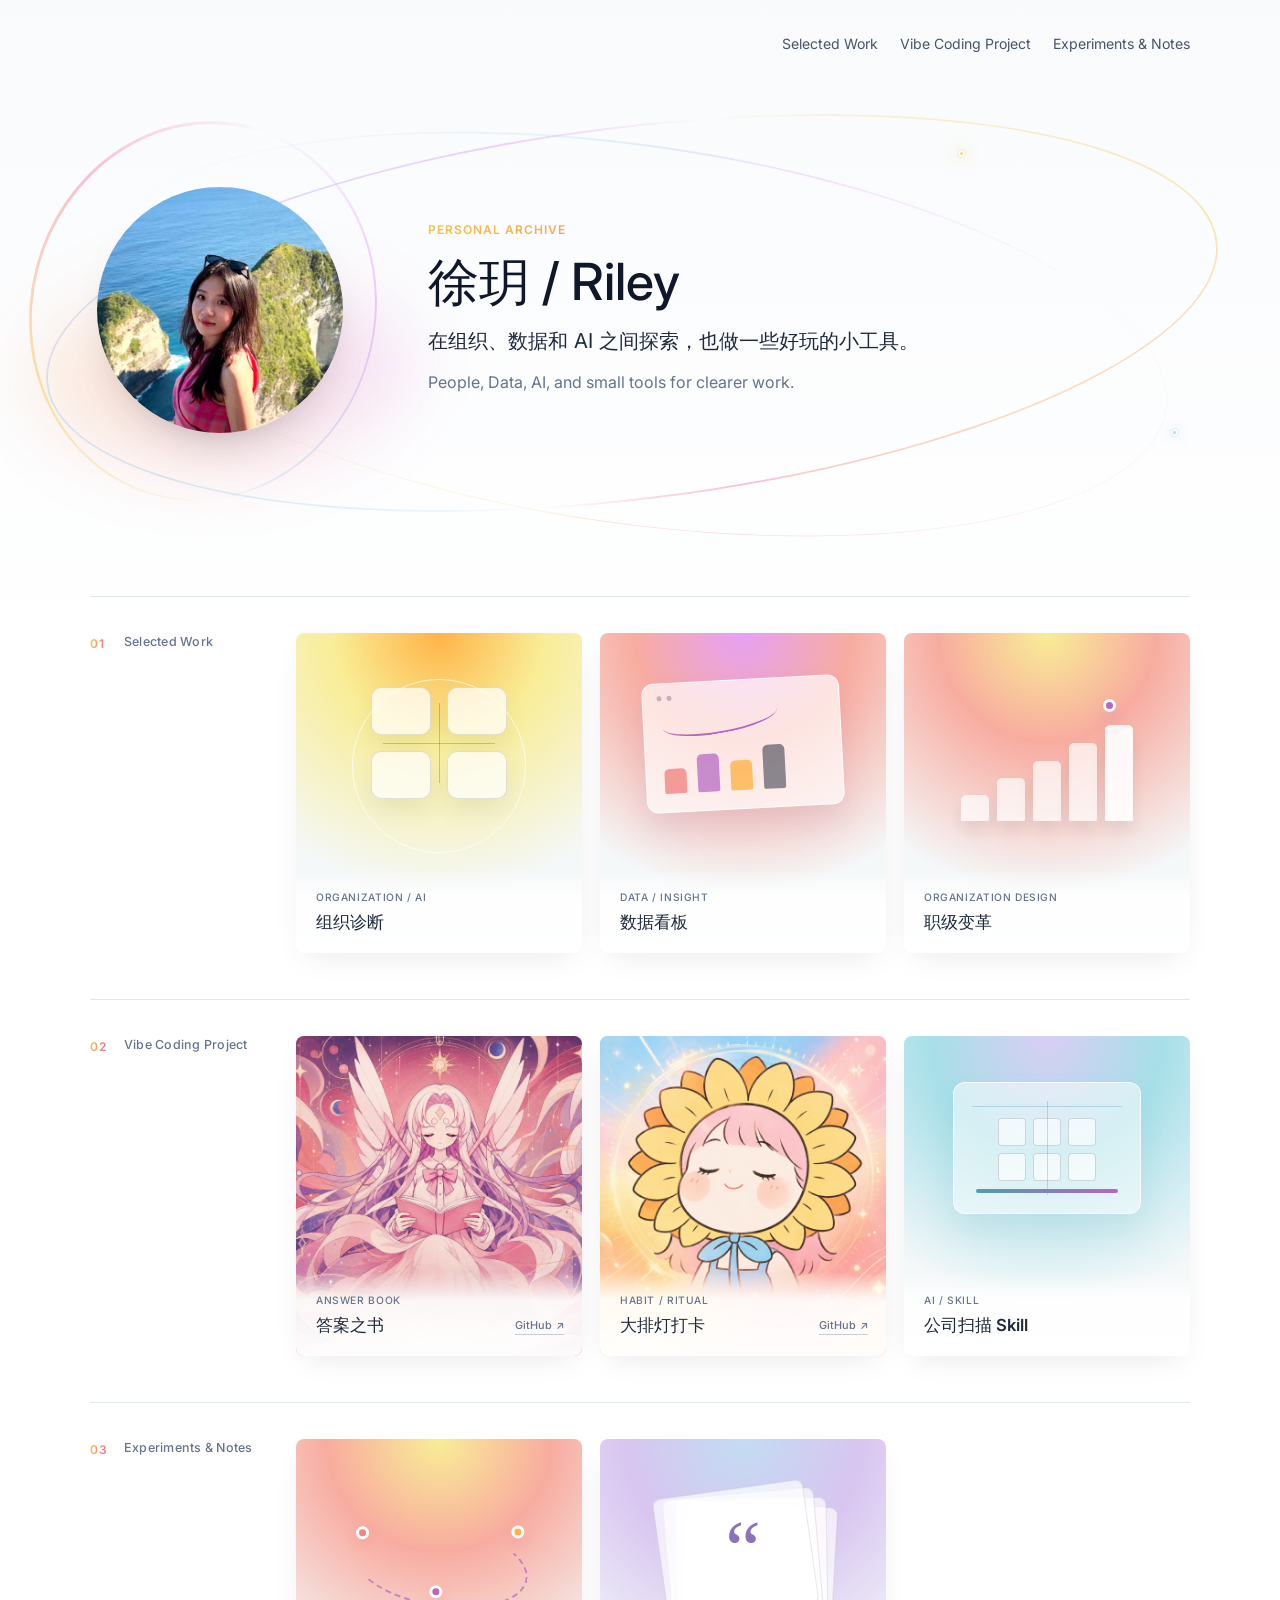
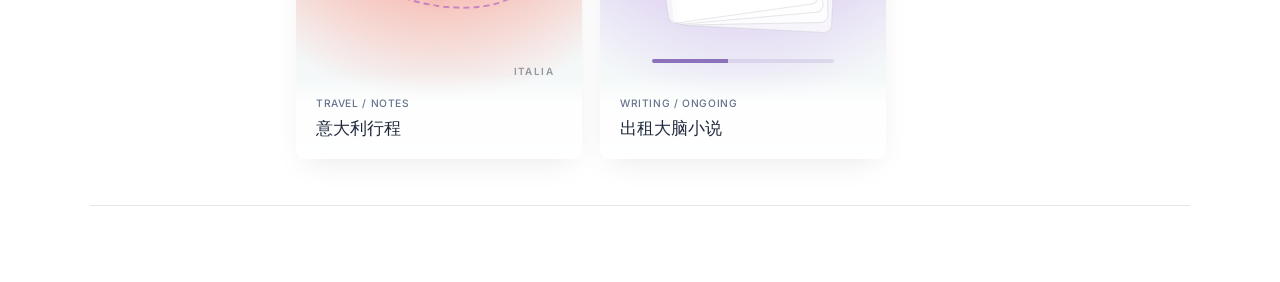
<file: index.html>
<!DOCTYPE html>
<html lang="zh-CN">
  <head>
    <meta charset="UTF-8" />
    <meta name="viewport" content="width=device-width, initial-scale=1.0" />
    <title>徐玥 / Riley</title>
    <meta
      name="description"
      content="徐玥 / Riley Xu 的个人网站，整理工作项目、Vibe Coding 作品和实验笔记。"
    />
    <link rel="preconnect" href="https://fonts.googleapis.com" />
    <link rel="preconnect" href="https://fonts.gstatic.com" crossorigin />
    <link
      href="https://fonts.googleapis.com/css2?family=Inter:wght@400;500;600&amp;display=swap"
      rel="stylesheet"
    />
    <link rel="stylesheet" href="./styles.css" />
    <script src="./interactions.js" defer></script>
  </head>
  <body>
    <canvas id="water-surface" class="water-surface" aria-hidden="true"></canvas>
    <script src="./water-surface.js?v=6"></script>
    <main class="site-shell">
      <nav class="site-nav" aria-label="Primary navigation">
        <div class="nav-links">
          <a href="#selected-work">Selected Work</a>
          <a href="#vibe-projects">Vibe Coding Project</a>
          <a href="#notes">Experiments &amp; Notes</a>
        </div>
      </nav>

      <header class="hero" id="top">
        <div class="hero-ribbons" aria-hidden="true">
          <span class="hero-ribbon hero-ribbon--wide"></span>
          <span class="hero-ribbon hero-ribbon--tilted"></span>
          <span class="hero-ribbon hero-ribbon--portrait"></span>
          <i class="hero-ribbon-glint hero-ribbon-glint--gold"></i>
          <i class="hero-ribbon-glint hero-ribbon-glint--blue"></i>
        </div>

        <div class="portrait-wrap" aria-label="徐玥在海边的生活照片">
          <div class="portrait-backdrop" aria-hidden="true"></div>
          <div class="portrait-photo">
            <img src="./riley-xu-portrait.jpg" alt="徐玥在海边的生活照片" />
          </div>
        </div>

        <div class="hero-copy">
          <p class="eyebrow">Personal Archive</p>
          <h1>徐玥 / Riley</h1>
          <p class="intro">
            在组织、数据和 AI 之间探索，也做一些好玩的小工具。
          </p>
          <p class="subcopy">
            People, Data, AI, and small tools for clearer work.
          </p>
        </div>
      </header>

      <div class="project-groups" aria-label="Project archive">
        <section class="project-group" id="selected-work">
          <header class="group-header">
            <p class="group-number">01</p>
            <h3>Selected Work</h3>
          </header>
          <div class="project-list">
            <article class="project-card project-card--diagnosis">
              <div class="project-card__cover" aria-hidden="true">
                <div class="org-chart-mini">
                  <span></span><span></span><span></span><span></span>
                </div>
                <div class="signal-ring"></div>
              </div>
              <div class="project-card__body">
                <p class="project-card__meta">Organization / AI</p>
                <h4>组织诊断</h4>
              </div>
            </article>

            <article class="project-card project-card--dashboard">
              <div class="project-card__cover" aria-hidden="true">
                <div class="dashboard-window">
                  <span class="dashboard-line"></span>
                  <div class="dashboard-bars"><i></i><i></i><i></i><i></i></div>
                </div>
              </div>
              <div class="project-card__body">
                <p class="project-card__meta">Data / Insight</p>
                <h4>数据看板</h4>
              </div>
            </article>

            <article class="project-card project-card--rank">
              <div class="project-card__cover" aria-hidden="true">
                <div class="rank-steps"><i></i><i></i><i></i><i></i><i></i></div>
                <span class="rank-dot"></span>
              </div>
              <div class="project-card__body">
                <p class="project-card__meta">Organization Design</p>
                <h4>职级变革</h4>
              </div>
            </article>

          </div>
        </section>

        <section class="project-group" id="vibe-projects">
          <header class="group-header">
            <p class="group-number">02</p>
            <h3>Vibe Coding Project</h3>
          </header>
          <div class="project-list">
            <article class="project-card project-card--book">
              <a
                class="project-card__primary"
                href="https://answerbook-3xv.pages.dev/"
                target="_blank"
                rel="noopener noreferrer"
                aria-label="打开答案之书"
              >
                <div class="project-card__cover" aria-hidden="true">
                  <img
                    class="answerbook-illustration"
                    src="./assets/answerbook-illustration.jpg"
                    alt=""
                  />
                </div>
                <div class="project-card__body project-card__body--with-source">
                  <p class="project-card__meta">Answer Book</p>
                  <h4>答案之书</h4>
                </div>
              </a>
              <a
                class="project-card__source"
                href="https://github.com/rileyxuyue/answerbook"
                target="_blank"
                rel="noopener noreferrer"
                aria-label="查看答案之书 GitHub 仓库"
              >
                GitHub <span aria-hidden="true">↗</span>
              </a>
            </article>

            <article class="project-card project-card--lamp">
              <a
                class="project-card__primary"
                href="./projects/dapaideng.html"
                aria-label="查看大排灯打卡项目"
              >
                <div class="project-card__cover" aria-hidden="true">
                  <img
                    class="dapaideng-illustration"
                    src="./assets/dapaideng-illustration.jpg"
                    alt=""
                  />
                </div>
                <div class="project-card__body project-card__body--with-source">
                  <p class="project-card__meta">Habit / Ritual</p>
                  <h4>大排灯打卡</h4>
                </div>
              </a>
              <a
                class="project-card__source"
                href="https://github.com/rileyxuyue/dapaideng"
                target="_blank"
                rel="noopener noreferrer"
                aria-label="查看大排灯打卡 GitHub 仓库"
              >
                GitHub <span aria-hidden="true">↗</span>
              </a>
            </article>

            <article class="project-card project-card--scan">
              <div class="project-card__cover" aria-hidden="true">
                <div class="scan-window">
                  <div class="scan-building"><i></i><i></i><i></i><i></i><i></i><i></i></div>
                  <span></span>
                </div>
              </div>
              <div class="project-card__body">
                <p class="project-card__meta">AI / Skill</p>
                <h4>公司扫描 Skill</h4>
              </div>
            </article>
          </div>
        </section>

        <section class="project-group" id="notes">
          <header class="group-header">
            <p class="group-number">03</p>
            <h3>Experiments &amp; Notes</h3>
          </header>
          <div class="project-list">
            <article class="project-card project-card--italy">
              <div class="project-card__cover" aria-hidden="true">
                <div class="route-map">
                  <span class="route-line"></span>
                  <i></i><i></i><i></i>
                </div>
                <div class="map-label">ITALIA</div>
              </div>
              <div class="project-card__body">
                <p class="project-card__meta">Travel / Notes</p>
                <h4>意大利行程</h4>
              </div>
            </article>

            <article class="project-card project-card--novel">
              <div class="project-card__cover" aria-hidden="true">
                <div class="novel-pages"><i></i><i></i><i></i><i></i></div>
                <div class="novel-quote">“</div>
                <span class="novel-progress"></span>
              </div>
              <div class="project-card__body">
                <p class="project-card__meta">Writing / Ongoing</p>
                <h4>出租大脑小说</h4>
              </div>
            </article>
          </div>
        </section>
      </div>
    </main>
  </body>
</html>
</file>
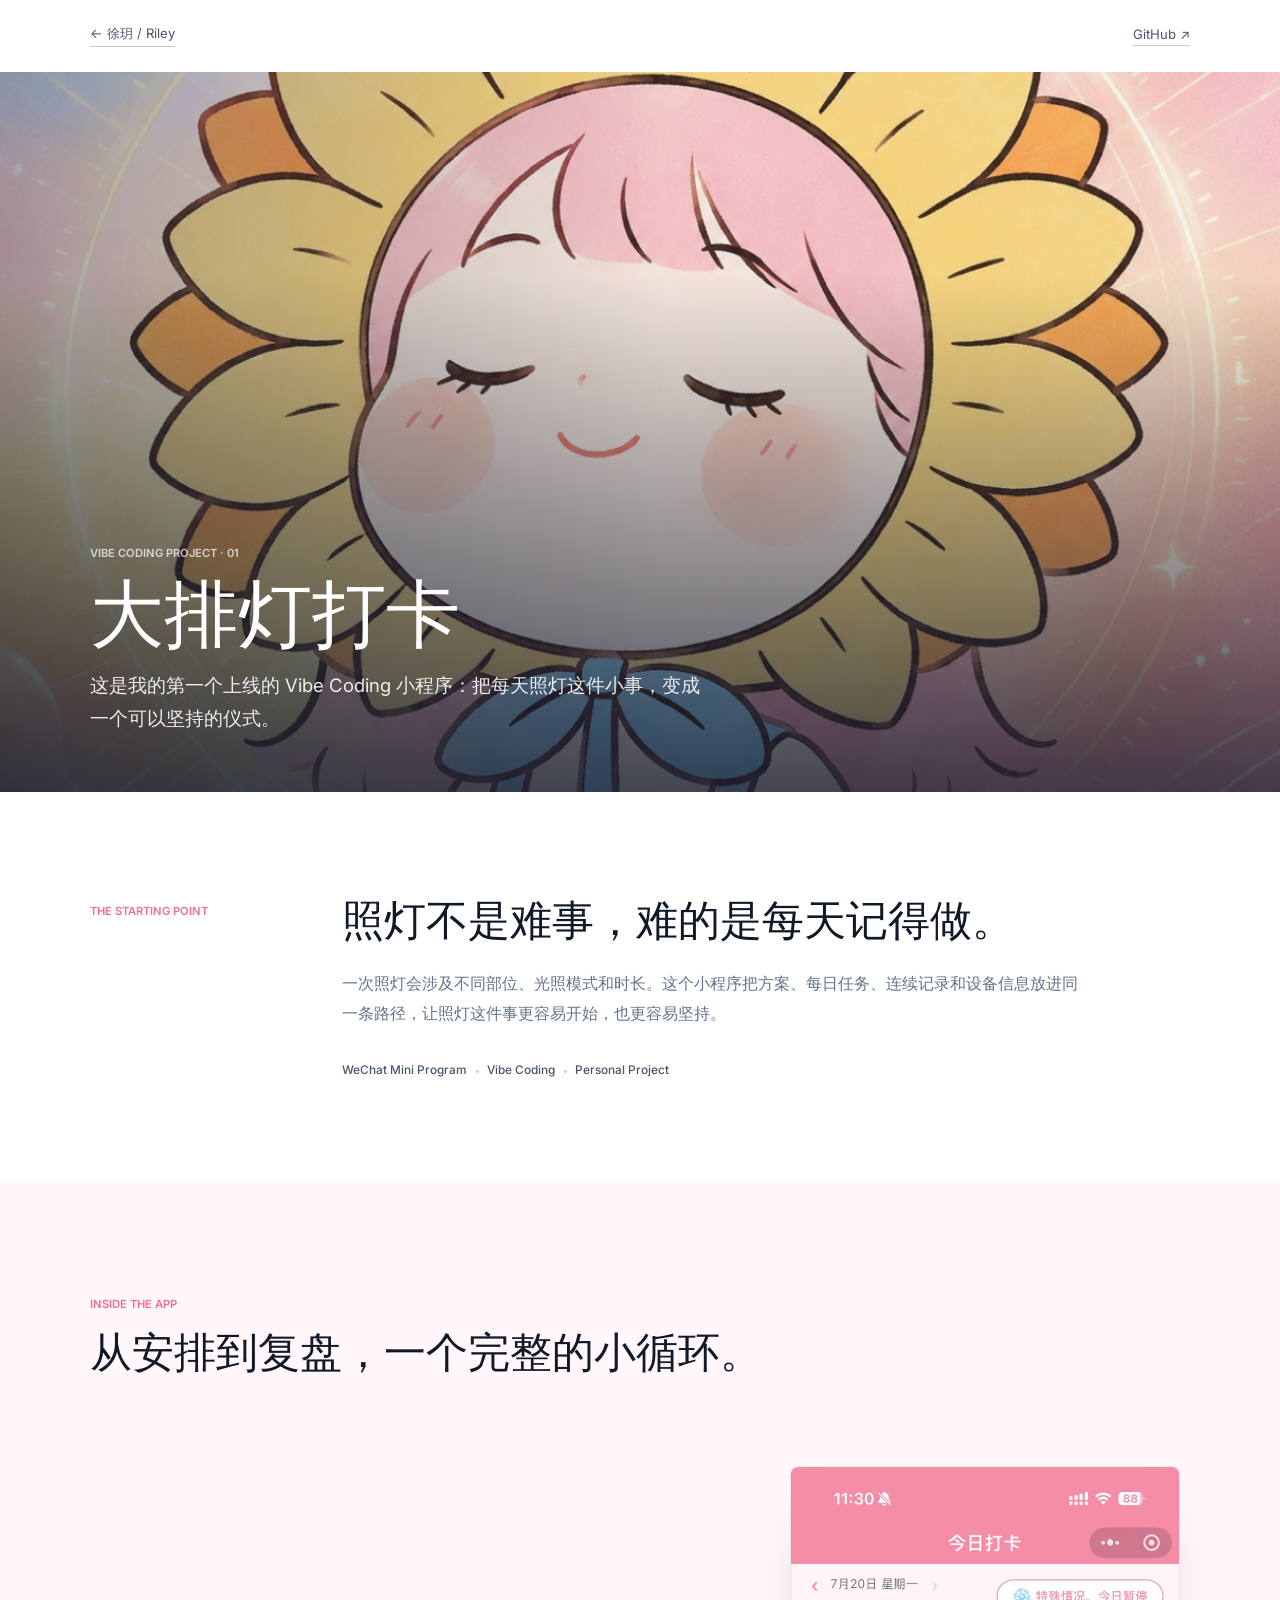
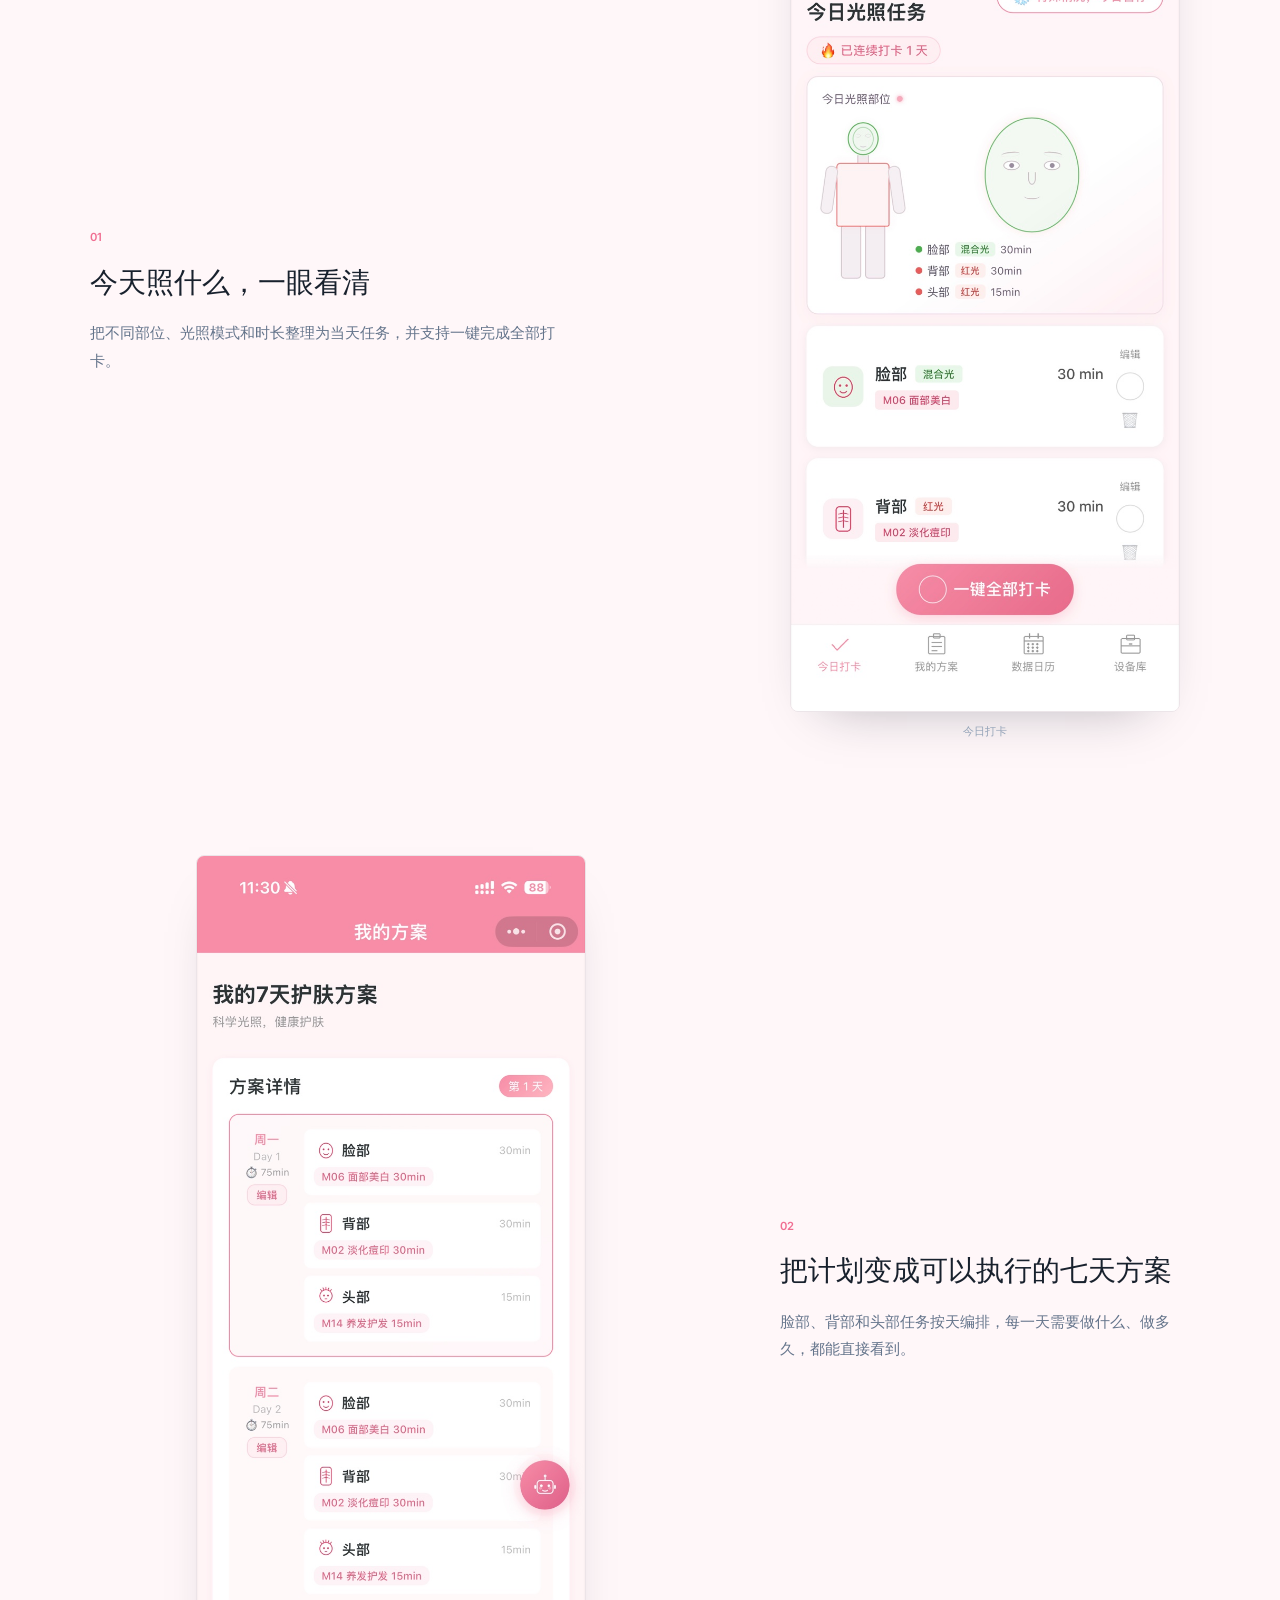
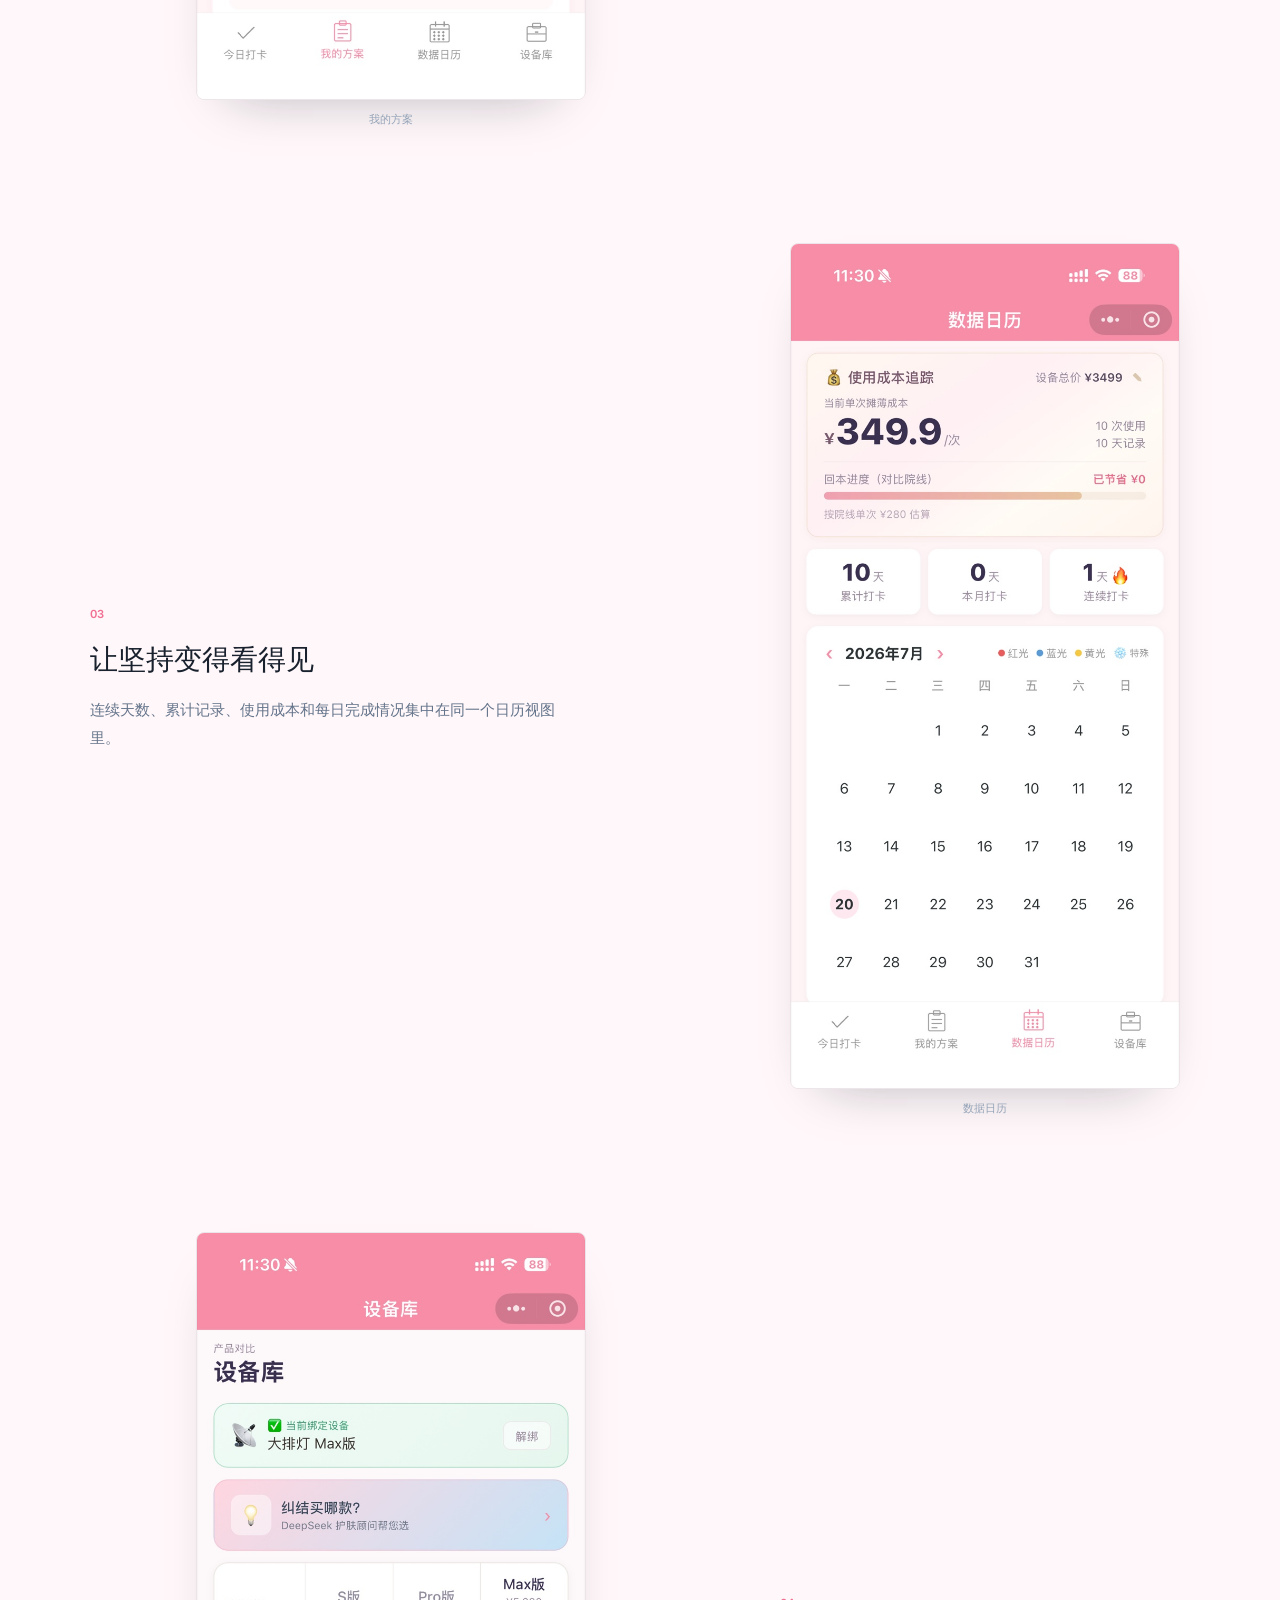
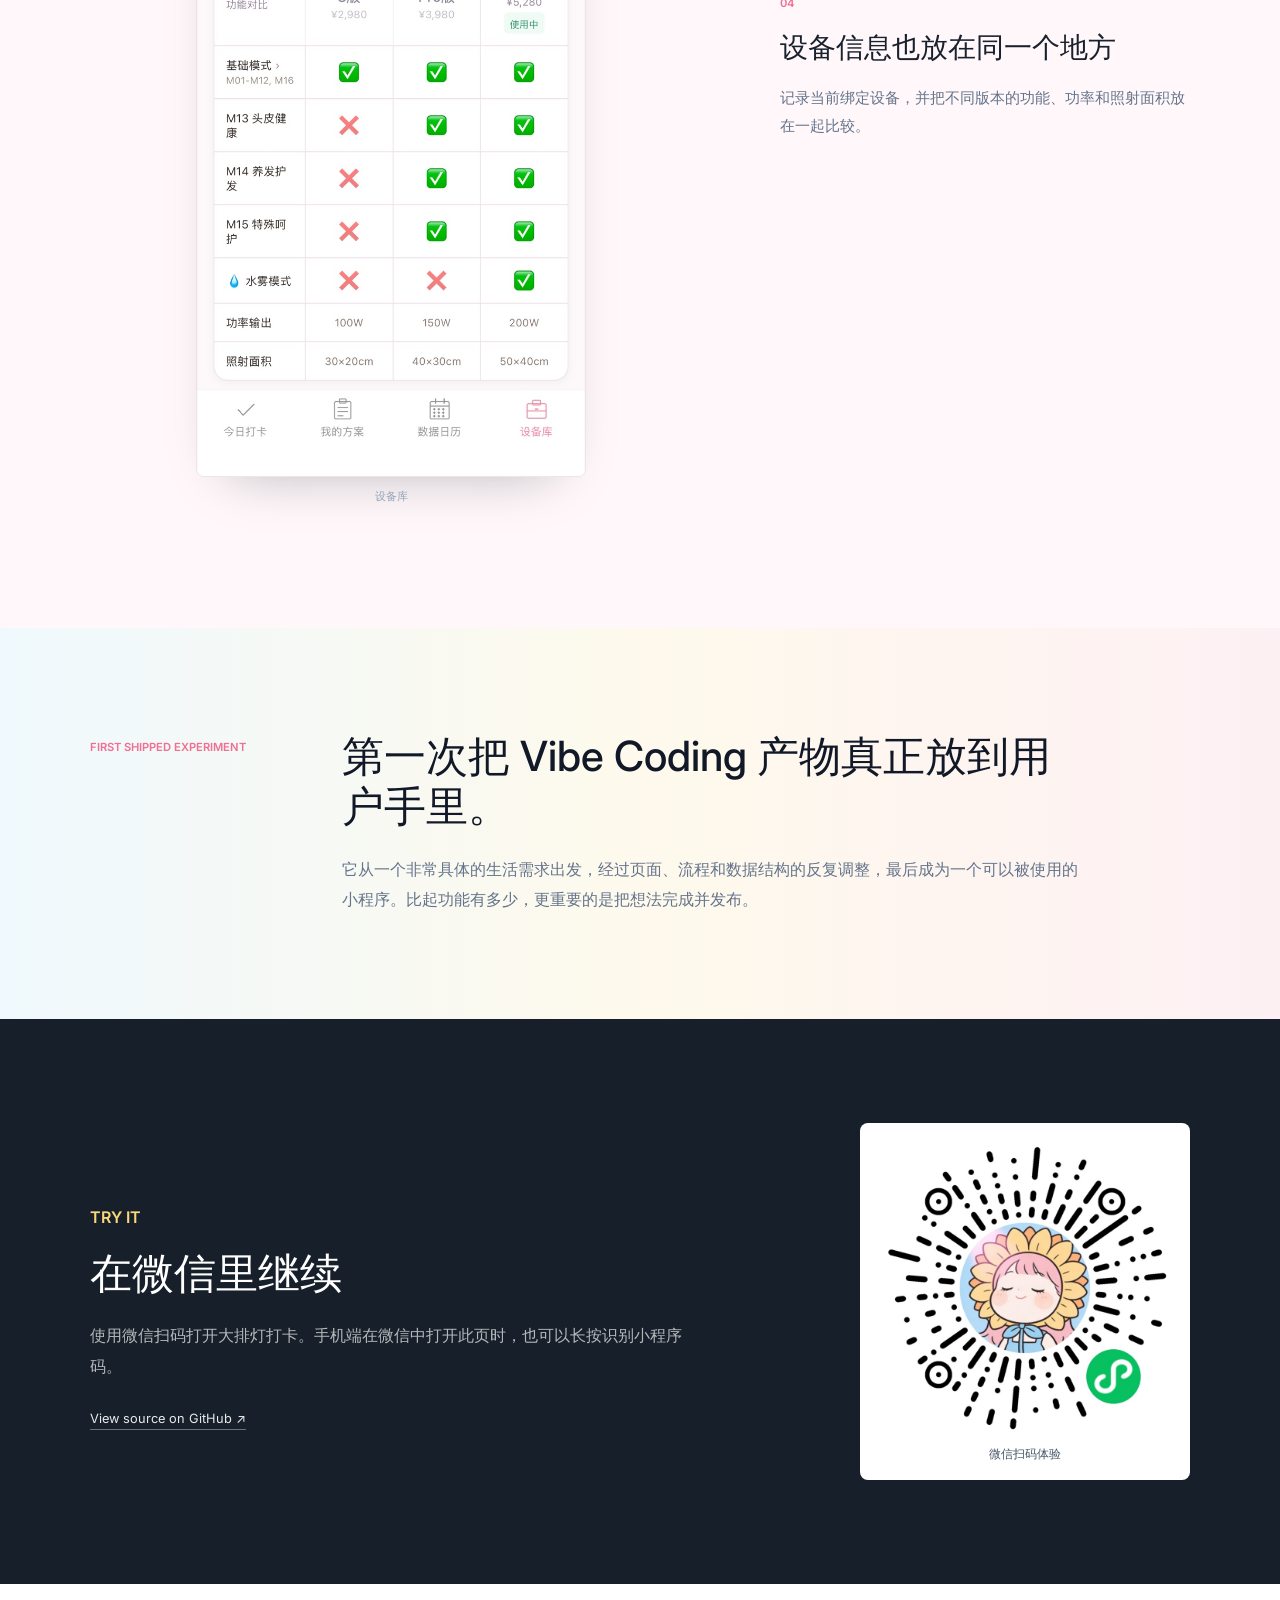
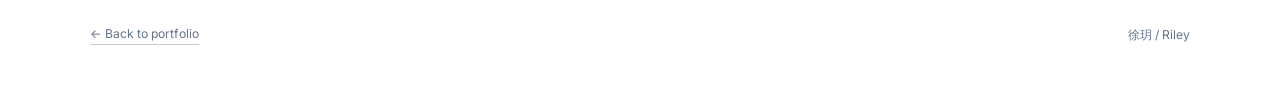
<file: projects/dapaideng.html>
<!DOCTYPE html>
<html lang="zh-CN">
  <head>
    <meta charset="UTF-8" />
    <meta name="viewport" content="width=device-width, initial-scale=1.0" />
    <title>大排灯打卡 · 徐玥 / Riley</title>
    <meta
      name="description"
      content="大排灯打卡：把每天照灯这件小事，变成一个可以坚持的仪式。"
    />
    <link rel="preconnect" href="https://fonts.googleapis.com" />
    <link rel="preconnect" href="https://fonts.gstatic.com" crossorigin />
    <link
      href="https://fonts.googleapis.com/css2?family=Inter:wght@400;500;600&amp;display=swap"
      rel="stylesheet"
    />
    <link rel="stylesheet" href="./dapaideng.css" />
  </head>
  <body>
    <header class="case-nav">
      <a class="case-nav__back" href="../index.html">← 徐玥 / Riley</a>
      <a
        class="case-nav__source"
        href="https://github.com/rileyxuyue/dapaideng"
        target="_blank"
        rel="noopener noreferrer"
      >
        GitHub ↗
      </a>
    </header>

    <main>
      <section class="case-hero" aria-labelledby="project-title">
        <img
          class="case-hero__art"
          src="../assets/dapaideng-illustration.jpg"
          alt="向日葵女孩与环形光线组成的大排灯打卡插画"
        />
        <div class="case-hero__shade" aria-hidden="true"></div>
        <div class="case-hero__content">
          <p class="case-kicker">Vibe Coding Project · 01</p>
          <h1 id="project-title">大排灯打卡</h1>
          <p>
            这是我的第一个上线的 Vibe Coding 小程序：把每天照灯这件小事，变成一个可以坚持的仪式。
          </p>
        </div>
      </section>

      <section class="story-band">
        <div class="case-container story-grid">
          <p class="section-index">The starting point</p>
          <div class="story-copy">
            <h2>照灯不是难事，难的是每天记得做。</h2>
            <p>
              一次照灯会涉及不同部位、光照模式和时长。这个小程序把方案、每日任务、连续记录和设备信息放进同一条路径，让照灯这件事更容易开始，也更容易坚持。
            </p>
            <div class="project-meta" aria-label="Project information">
              <span>WeChat Mini Program</span>
              <span>Vibe Coding</span>
              <span>Personal Project</span>
            </div>
          </div>
        </div>
      </section>

      <section class="product-section" id="inside">
        <div class="case-container">
          <header class="section-heading">
            <p class="section-index">Inside the app</p>
            <h2>从安排到复盘，一个完整的小循环。</h2>
          </header>

          <div class="feature-list">
            <article class="feature-item">
              <div class="feature-copy">
                <p class="feature-number">01</p>
                <h3>今天照什么，一眼看清</h3>
                <p>
                  把不同部位、光照模式和时长整理为当天任务，并支持一键完成全部打卡。
                </p>
              </div>
              <figure class="screen-figure">
                <img
                  src="../assets/dapaideng/check-in.jpg"
                  alt="大排灯打卡小程序的今日打卡页面"
                />
                <figcaption>今日打卡</figcaption>
              </figure>
            </article>

            <article class="feature-item">
              <div class="feature-copy">
                <p class="feature-number">02</p>
                <h3>把计划变成可以执行的七天方案</h3>
                <p>
                  脸部、背部和头部任务按天编排，每一天需要做什么、做多久，都能直接看到。
                </p>
              </div>
              <figure class="screen-figure">
                <img
                  src="../assets/dapaideng/plan.jpg"
                  alt="大排灯打卡小程序的七天方案页面"
                  loading="lazy"
                />
                <figcaption>我的方案</figcaption>
              </figure>
            </article>

            <article class="feature-item">
              <div class="feature-copy">
                <p class="feature-number">03</p>
                <h3>让坚持变得看得见</h3>
                <p>
                  连续天数、累计记录、使用成本和每日完成情况集中在同一个日历视图里。
                </p>
              </div>
              <figure class="screen-figure">
                <img
                  src="../assets/dapaideng/calendar.jpg"
                  alt="大排灯打卡小程序的数据日历页面"
                  loading="lazy"
                />
                <figcaption>数据日历</figcaption>
              </figure>
            </article>

            <article class="feature-item">
              <div class="feature-copy">
                <p class="feature-number">04</p>
                <h3>设备信息也放在同一个地方</h3>
                <p>
                  记录当前绑定设备，并把不同版本的功能、功率和照射面积放在一起比较。
                </p>
              </div>
              <figure class="screen-figure">
                <img
                  src="../assets/dapaideng/devices.jpg"
                  alt="大排灯打卡小程序的设备库页面"
                  loading="lazy"
                />
                <figcaption>设备库</figcaption>
              </figure>
            </article>
          </div>
        </div>
      </section>

      <section class="build-band">
        <div class="case-container story-grid">
          <p class="section-index">First shipped experiment</p>
          <div class="story-copy">
            <h2>第一次把 Vibe Coding 产物真正放到用户手里。</h2>
            <p>
              它从一个非常具体的生活需求出发，经过页面、流程和数据结构的反复调整，最后成为一个可以被使用的小程序。比起功能有多少，更重要的是把想法完成并发布。
            </p>
          </div>
        </div>
      </section>

      <section class="try-section" aria-labelledby="try-title">
        <div class="case-container try-layout">
          <div class="try-copy">
            <p class="section-index">Try it</p>
            <h2 id="try-title">在微信里继续</h2>
            <p>
              使用微信扫码打开大排灯打卡。手机端在微信中打开此页时，也可以长按识别小程序码。
            </p>
            <a
              href="https://github.com/rileyxuyue/dapaideng"
              target="_blank"
              rel="noopener noreferrer"
            >
              View source on GitHub ↗
            </a>
          </div>

          <figure class="qr-figure">
            <img
              src="../assets/dapaideng/mini-program-code.jpg"
              alt="大排灯打卡微信小程序码"
              loading="lazy"
            />
            <figcaption>微信扫码体验</figcaption>
          </figure>
        </div>
      </section>
    </main>

    <footer class="case-footer">
      <a href="../index.html">← Back to portfolio</a>
      <span>徐玥 / Riley</span>
    </footer>
  </body>
</html>
</file>
<file: styles.css>
:root {
  font-family: "Inter", sans-serif;
  color: #102033;
  background: #ffffff;
  font-synthesis: none;
  text-rendering: optimizeLegibility;
}

* {
  box-sizing: border-box;
  margin: 0;
  padding: 0;
}

html {
  scroll-behavior: smooth;
}

body {
  min-height: 100vh;
  padding: 34px 20px 76px;
  background:
    linear-gradient(180deg, rgba(248, 250, 252, 0.92), #ffffff 36%),
    #ffffff;
}

a {
  color: inherit;
  text-decoration: none;
}

.site-shell {
  width: 100%;
  max-width: 1100px;
  margin: 0 auto;
}

.site-nav {
  display: flex;
  align-items: center;
  justify-content: flex-end;
  gap: 24px;
  margin-bottom: 66px;
  color: #475569;
  font-size: 0.88rem;
}

.brand {
  color: #102033;
  font-weight: 600;
}

.nav-links {
  display: flex;
  align-items: center;
  justify-content: flex-end;
  flex-wrap: wrap;
  gap: 22px;
}

.nav-links a {
  line-height: 1.4;
}

.hero {
  position: relative;
  isolation: isolate;
  display: grid;
  grid-template-columns: 260px minmax(0, 1fr);
  align-items: center;
  gap: 78px;
  min-height: 380px;
  margin-bottom: 96px;
}

.hero-ribbons {
  position: absolute;
  inset: -34px -36px -28px -52px;
  z-index: 0;
  overflow: visible;
  pointer-events: none;
}

.hero-ribbon {
  position: absolute;
  border-radius: 50%;
  background: conic-gradient(
    from 214deg,
    rgba(255, 255, 255, 0) 0deg,
    rgba(169, 221, 244, 0.76) 44deg,
    rgba(229, 161, 245, 0.72) 116deg,
    rgba(255, 255, 255, 0) 174deg,
    rgba(248, 216, 122, 0.78) 230deg,
    rgba(242, 132, 163, 0.68) 302deg,
    rgba(255, 255, 255, 0) 360deg
  );
  filter: drop-shadow(0 0 8px rgba(229, 161, 245, 0.16));
  opacity: 0.7;
  padding: 2px;
  -webkit-mask:
    linear-gradient(#000 0 0) content-box,
    linear-gradient(#000 0 0);
  -webkit-mask-composite: xor;
  mask:
    linear-gradient(#000 0 0) content-box,
    linear-gradient(#000 0 0);
  mask-composite: exclude;
}

.hero-ribbon--wide {
  top: 40px;
  right: 4px;
  bottom: 28px;
  left: 4px;
  transform: rotate(-7deg);
}

.hero-ribbon--tilted {
  top: 58px;
  right: 54px;
  bottom: 4px;
  left: 54px;
  background: conic-gradient(
    from 78deg,
    rgba(255, 255, 255, 0) 0deg,
    rgba(242, 132, 163, 0.7) 56deg,
    rgba(248, 216, 122, 0.66) 132deg,
    rgba(255, 255, 255, 0) 198deg,
    rgba(169, 221, 244, 0.72) 266deg,
    rgba(229, 161, 245, 0.62) 326deg,
    rgba(255, 255, 255, 0) 360deg
  );
  opacity: 0.52;
  padding: 1.5px;
  transform: rotate(8deg);
}

.hero-ribbon--portrait {
  top: 34px;
  bottom: 26px;
  left: -8px;
  width: 346px;
  background: conic-gradient(
    from 162deg,
    rgba(255, 255, 255, 0) 0deg,
    rgba(248, 216, 122, 0.82) 68deg,
    rgba(242, 132, 163, 0.62) 144deg,
    rgba(255, 255, 255, 0) 204deg,
    rgba(229, 161, 245, 0.74) 270deg,
    rgba(169, 221, 244, 0.74) 330deg,
    rgba(255, 255, 255, 0) 360deg
  );
  opacity: 0.76;
  padding: 2.5px;
  transform: rotate(14deg);
}

.hero-ribbon-glint {
  position: absolute;
  width: 7px;
  height: 7px;
  border: 2px solid rgba(255, 255, 255, 0.9);
  border-radius: 50%;
  box-shadow: 0 0 0 1px rgba(15, 23, 42, 0.06), 0 0 16px currentColor;
}

.hero-ribbon-glint--gold {
  top: 64px;
  right: 22%;
  color: rgba(248, 216, 122, 0.82);
  background: #f8d87a;
}

.hero-ribbon-glint--blue {
  right: 4%;
  bottom: 92px;
  color: rgba(169, 221, 244, 0.88);
  background: #a9ddf4;
}

.portrait-wrap {
  position: relative;
  z-index: 2;
  display: grid;
  place-items: center;
  width: 260px;
  height: 280px;
}

.portrait-backdrop {
  position: absolute;
  right: -62px;
  bottom: -30px;
  left: -62px;
  height: 218px;
  border-radius: 50%;
  background:
    radial-gradient(
      ellipse at 34% 48%,
      rgba(255, 179, 71, 0.28) 0%,
      rgba(255, 179, 71, 0.12) 34%,
      rgba(255, 179, 71, 0) 72%
    ),
    radial-gradient(
      ellipse at 68% 48%,
      rgba(229, 161, 245, 0.44) 0%,
      rgba(229, 161, 245, 0.16) 38%,
      rgba(229, 161, 245, 0) 76%
    ),
    radial-gradient(
      ellipse at 50% 72%,
      rgba(242, 132, 130, 0.2) 0%,
      rgba(242, 132, 130, 0) 72%
    );
  filter: blur(30px);
  opacity: 0.78;
  pointer-events: none;
  transform: rotate(-3deg) scale(1.04);
}

.portrait-photo {
  position: relative;
  z-index: 1;
  display: grid;
  place-items: center;
  width: 246px;
  aspect-ratio: 1;
  overflow: hidden;
  border: 0;
  border-radius: 50%;
  background:
    linear-gradient(145deg, #fff9e9, #fff1f4 48%, #f4eafb);
  color: #334155;
  font-size: 2.25rem;
  font-weight: 500;
  box-shadow: 0 24px 48px -30px rgba(15, 23, 42, 0.38);
}

.portrait-photo img {
  width: 100%;
  height: 100%;
  object-fit: cover;
  object-position: 50% 50%;
}

.hero-copy {
  position: relative;
  z-index: 2;
  max-width: 650px;
}

.eyebrow,
.group-number {
  color: transparent;
  background: linear-gradient(90deg, #f5c344, #f28482, #b567c2);
  background-clip: text;
  -webkit-background-clip: text;
  font-size: 0.75rem;
  font-weight: 600;
  letter-spacing: 1px;
  line-height: 1.2;
  text-transform: uppercase;
}

.hero-copy .eyebrow {
  margin-bottom: 18px;
}

.hero h1 {
  margin-bottom: 20px;
  color: #0f172a;
  font-size: 3.2rem;
  font-weight: 500;
  letter-spacing: 0;
  line-height: 1;
}

.intro {
  max-width: none;
  margin-bottom: 14px;
  color: #1e293b;
  font-size: 1.28rem;
  font-weight: 400;
  letter-spacing: 0;
  line-height: 1.38;
  white-space: nowrap;
}

.subcopy {
  color: #64748b;
  font-size: 1rem;
  line-height: 1.7;
}

.project-groups {
  border-bottom: 1px solid #dfe7eb;
}

.project-group {
  display: grid;
  grid-template-columns: 168px minmax(0, 1fr);
  gap: 38px;
  padding: 36px 0 46px;
  border-top: 1px solid #dfe7eb;
  scroll-margin-top: 28px;
}

.group-header {
  display: grid;
  grid-template-columns: 24px minmax(0, 1fr);
  align-content: start;
  gap: 10px;
}

.group-number {
  padding-top: 4px;
}

.group-header h3 {
  color: #64748b;
  font-size: 0.78rem;
  font-weight: 500;
  letter-spacing: 0.02em;
  line-height: 1.45;
}

.project-list {
  display: grid;
  grid-template-columns: repeat(3, minmax(0, 1fr));
  gap: 18px;
  min-width: 0;
}

.project-card {
  position: relative;
  min-width: 0;
  min-height: 320px;
  overflow: hidden;
  border-radius: 8px;
  background: #f4f8f9;
  box-shadow: 0 10px 30px -10px rgba(0, 0, 0, 0.1);
  isolation: isolate;
}

.project-card--diagnosis {
  background: radial-gradient(circle at 50% 0%, #ffb347 0%, #f9ed96 30%, #f4f8f9 74%);
}

.project-card--dashboard {
  background: radial-gradient(circle at 50% 0%, #e5a1f5 0%, #f8aca0 31%, #f4f8f9 74%);
}

.project-card--rank {
  background: radial-gradient(circle at 50% 0%, #f9ed96 0%, #f8aca0 31%, #f4f8f9 74%);
}

.project-card--book {
  background: #efb7c8;
}

.project-card--lamp {
  background: #addcf2;
}

.project-card--scan {
  background: radial-gradient(circle at 50% 0%, #d9cef4 0%, #a7dfe8 33%, #f4f8f9 76%);
}

.project-card--italy {
  background: radial-gradient(circle at 50% 0%, #f9ed96 0%, #f8aca0 32%, #f4f8f9 75%);
}

.project-card--novel {
  background: radial-gradient(circle at 50% 0%, #c3dcf3 0%, #d8c5f0 34%, #f4f8f9 76%);
}

.project-card__cover {
  position: absolute;
  inset: 0 0 78px;
  overflow: hidden;
}

.project-card--book .project-card__cover {
  inset: 0;
}

.project-card--lamp .project-card__cover {
  inset: 0;
}

.project-card__primary {
  position: absolute;
  inset: 0;
  z-index: 1;
  display: block;
}

.project-card__body {
  position: absolute;
  right: 0;
  bottom: 0;
  left: 0;
  z-index: 4;
  padding: 22px 20px 20px;
  background: linear-gradient(180deg, rgba(255, 255, 255, 0), rgba(255, 255, 255, 0.88) 34%, rgba(255, 255, 255, 0.96) 100%);
}

.project-card__body--with-source {
  padding-right: 96px;
}

.project-card__source {
  position: absolute;
  right: 18px;
  bottom: 19px;
  z-index: 6;
  display: inline-flex;
  align-items: center;
  gap: 4px;
  padding: 5px 0;
  color: #64748b;
  font-size: 0.68rem;
  font-weight: 500;
  line-height: 1.2;
}

.project-card__source::after {
  position: absolute;
  right: 0;
  bottom: 2px;
  left: 0;
  height: 1px;
  background: rgba(100, 116, 139, 0.34);
  content: "";
}

.project-card__meta {
  margin-bottom: 6px;
  color: #64748b;
  font-size: 0.64rem;
  font-weight: 500;
  letter-spacing: 0.06em;
  line-height: 1.3;
  text-transform: uppercase;
}

.project-card h4 {
  color: #1e293b;
  font-size: 1.04rem;
  font-weight: 600;
  line-height: 1.35;
}

.org-chart-mini {
  position: absolute;
  top: 54px;
  left: 50%;
  display: grid;
  grid-template-columns: repeat(2, 60px);
  gap: 16px;
  transform: translateX(-50%);
}

.org-chart-mini::before,
.org-chart-mini::after {
  position: absolute;
  content: "";
  background: rgba(15, 23, 42, 0.2);
}

.org-chart-mini::before {
  top: 50%;
  right: 12px;
  left: 12px;
  height: 1px;
}

.org-chart-mini::after {
  top: 16px;
  bottom: 16px;
  left: 50%;
  width: 1px;
}

.org-chart-mini span {
  position: relative;
  z-index: 1;
  height: 48px;
  border: 1px solid rgba(15, 23, 42, 0.12);
  border-radius: 10px;
  background: rgba(255, 255, 255, 0.72);
  box-shadow: 0 12px 24px rgba(15, 23, 42, 0.06);
}

.signal-ring {
  position: absolute;
  top: 46px;
  left: 50%;
  width: 174px;
  height: 174px;
  border: 1px solid rgba(255, 255, 255, 0.7);
  border-radius: 50%;
  transform: translateX(-50%);
}

.dashboard-window {
  position: absolute;
  top: 46px;
  left: 50%;
  width: 198px;
  height: 130px;
  padding: 22px 18px 16px;
  border: 1px solid rgba(255, 255, 255, 0.76);
  border-radius: 12px;
  background: rgba(255, 255, 255, 0.68);
  box-shadow: 0 18px 30px rgba(128, 66, 129, 0.12);
  transform: translateX(-50%) rotate(-3deg);
}

.dashboard-window::before,
.dashboard-window::after {
  position: absolute;
  top: 12px;
  width: 5px;
  height: 5px;
  border-radius: 50%;
  background: rgba(15, 23, 42, 0.24);
  content: "";
}

.dashboard-window::before {
  left: 14px;
}

.dashboard-window::after {
  left: 24px;
}

.dashboard-line {
  display: block;
  width: 116px;
  height: 30px;
  border-bottom: 2px solid #b567c2;
  border-radius: 50%;
  transform: rotate(-7deg);
}

.dashboard-bars {
  display: flex;
  align-items: end;
  gap: 11px;
  height: 48px;
  margin-top: 10px;
}

.dashboard-bars i {
  display: block;
  width: 22px;
  border-radius: 5px 5px 2px 2px;
  background: rgba(242, 132, 130, 0.78);
}

.dashboard-bars i:nth-child(1) { height: 25px; }
.dashboard-bars i:nth-child(2) { height: 38px; background: rgba(181, 103, 194, 0.72); }
.dashboard-bars i:nth-child(3) { height: 30px; background: rgba(255, 179, 71, 0.78); }
.dashboard-bars i:nth-child(4) { height: 44px; background: rgba(15, 23, 42, 0.48); }

.rank-steps {
  position: absolute;
  bottom: 54px;
  left: 50%;
  display: flex;
  align-items: end;
  gap: 8px;
  transform: translateX(-50%);
}

.rank-steps i {
  display: block;
  width: 28px;
  border-radius: 5px 5px 1px 1px;
  background: rgba(255, 255, 255, 0.7);
  box-shadow: 0 10px 16px rgba(15, 23, 42, 0.08);
}

.rank-steps i:nth-child(1) { height: 26px; }
.rank-steps i:nth-child(2) { height: 43px; }
.rank-steps i:nth-child(3) { height: 60px; }
.rank-steps i:nth-child(4) { height: 78px; }
.rank-steps i:nth-child(5) { height: 96px; background: rgba(255, 255, 255, 0.9); }

.rank-dot {
  position: absolute;
  top: 66px;
  left: calc(50% + 56px);
  width: 13px;
  height: 13px;
  border: 3px solid #ffffff;
  border-radius: 50%;
  background: #b567c2;
  box-shadow: 0 8px 16px rgba(181, 103, 194, 0.28);
}

.answerbook-illustration {
  position: absolute;
  inset: 0;
  display: block;
  width: 100%;
  height: 100%;
  object-fit: cover;
  object-position: 50% 38%;
}

.dapaideng-illustration {
  position: absolute;
  inset: 0;
  display: block;
  width: 100%;
  height: 100%;
  object-fit: cover;
  object-position: 50% 50%;
}

.scan-window {
  position: absolute;
  top: 46px;
  left: 50%;
  width: 188px;
  height: 132px;
  border: 1px solid rgba(255, 255, 255, 0.72);
  border-radius: 12px;
  background: rgba(255, 255, 255, 0.52);
  box-shadow: 0 18px 30px rgba(79, 157, 176, 0.12);
  transform: translateX(-50%);
}

.scan-window::before,
.scan-window::after {
  position: absolute;
  background: rgba(79, 157, 176, 0.32);
  content: "";
}

.scan-window::before {
  top: 23px;
  right: 18px;
  left: 18px;
  height: 1px;
}

.scan-window::after {
  top: 18px;
  bottom: 18px;
  left: 50%;
  width: 1px;
}

.scan-building {
  position: absolute;
  top: 35px;
  left: 50%;
  display: grid;
  grid-template-columns: repeat(3, 28px);
  gap: 7px;
  transform: translateX(-50%);
}

.scan-building i {
  display: block;
  width: 28px;
  height: 28px;
  border: 1px solid rgba(15, 23, 42, 0.16);
  border-radius: 4px;
  background: rgba(255, 255, 255, 0.66);
}

.scan-window > span {
  position: absolute;
  right: 22px;
  bottom: 20px;
  left: 22px;
  height: 4px;
  border-radius: 999px;
  background: linear-gradient(90deg, #4f9db0, #b567c2);
}

.route-map {
  position: absolute;
  top: 44px;
  left: 50%;
  width: 210px;
  height: 150px;
  transform: translateX(-50%) rotate(-4deg);
}

.route-line {
  position: absolute;
  top: 42px;
  left: 18px;
  width: 176px;
  height: 82px;
  border: 2px dashed rgba(181, 103, 194, 0.7);
  border-top-color: transparent;
  border-left-color: transparent;
  border-radius: 50%;
  transform: rotate(13deg);
}

.route-map i {
  position: absolute;
  width: 13px;
  height: 13px;
  border: 3px solid #ffffff;
  border-radius: 50%;
  background: #f28482;
  box-shadow: 0 6px 12px rgba(242, 132, 130, 0.28);
}

.route-map i:nth-of-type(1) { top: 38px; left: 24px; }
.route-map i:nth-of-type(2) { top: 102px; left: 93px; background: #b567c2; }
.route-map i:nth-of-type(3) { top: 48px; right: 18px; background: #ffb347; }

.map-label {
  position: absolute;
  right: 28px;
  bottom: 4px;
  color: rgba(15, 23, 42, 0.42);
  font-size: 0.62rem;
  font-weight: 600;
  letter-spacing: 0.14em;
}

.novel-pages {
  position: absolute;
  top: 54px;
  left: 50%;
  width: 152px;
  height: 126px;
  transform: translateX(-50%) rotate(-5deg);
}

.novel-pages i {
  position: absolute;
  inset: 0;
  border: 1px solid rgba(15, 23, 42, 0.1);
  border-radius: 8px;
  background: rgba(255, 255, 255, 0.68);
}

.novel-pages i:nth-child(1) { transform: translate(15px, 12px) rotate(8deg); }
.novel-pages i:nth-child(2) { transform: translate(8px, 6px) rotate(4deg); }
.novel-pages i:nth-child(3) { transform: translate(0, 0); }
.novel-pages i:nth-child(4) { transform: translate(-7px, -5px) rotate(-3deg); }

.novel-quote {
  position: absolute;
  top: 70px;
  left: 50%;
  z-index: 2;
  color: #8b72bb;
  font-family: Georgia, serif;
  font-size: 5rem;
  line-height: 1;
  transform: translateX(-50%);
}

.novel-progress {
  position: absolute;
  right: 52px;
  bottom: 18px;
  left: 52px;
  height: 4px;
  border-radius: 999px;
  background: linear-gradient(90deg, #8b72bb 0 42%, rgba(139, 114, 187, 0.18) 42% 100%);
}

.water-surface {
  position: fixed;
  inset: 0;
  z-index: 7;
  display: block;
  width: 100%;
  height: 100%;
  opacity: 0.92;
  pointer-events: none;
}

@media (hover: hover) and (pointer: fine) {
  .portrait-photo,
  .project-card {
    transition:
      transform 260ms cubic-bezier(0.22, 1, 0.36, 1),
      box-shadow 260ms ease;
    will-change: transform;
  }

  .portrait-photo:is(:hover, .is-pointer-over) {
    transform: translateY(-4px) scale(1.015);
    box-shadow:
      0 30px 58px -32px rgba(15, 23, 42, 0.42),
      0 0 32px rgba(229, 161, 245, 0.15);
  }

  .project-card:is(:hover, .is-pointer-over) {
    transform: translateY(-6px);
    box-shadow:
      0 24px 44px -26px rgba(15, 23, 42, 0.3),
      0 0 28px rgba(169, 221, 244, 0.12);
  }

  .project-card.is-wave-clicked {
    animation: card-water-lift 760ms cubic-bezier(0.22, 1, 0.36, 1);
  }

  .portrait-photo.is-wave-clicked {
    animation: portrait-water-lift 760ms cubic-bezier(0.22, 1, 0.36, 1);
  }

  .cursor-ripple {
    position: fixed;
    top: 0;
    left: 0;
    z-index: 1000;
    width: 6px;
    height: 6px;
    border: 1px solid rgba(181, 103, 194, 0.38);
    border-radius: 50%;
    background: rgba(255, 255, 255, 0.56);
    box-shadow: 0 1px 5px rgba(181, 103, 194, 0.18);
    opacity: 0;
    pointer-events: none;
    transition:
      width 180ms ease,
      height 180ms ease,
      border-color 180ms ease,
      opacity 180ms ease;
    will-change: transform;
  }

  .cursor-ripple::before {
    position: absolute;
    top: 50%;
    left: 50%;
    width: 16px;
    height: 9px;
    border: 1px solid rgba(169, 221, 244, 0.22);
    border-radius: 50%;
    content: "";
    filter: blur(0.3px);
    transform: translate(-50%, -50%);
  }

  .cursor-ripple::after {
    display: none;
  }

  .cursor-ripple.is-visible {
    opacity: 0.78;
  }

  .cursor-ripple.is-over-surface {
    width: 8px;
    height: 8px;
    border-color: rgba(242, 132, 163, 0.46);
  }

  @keyframes card-water-lift {
    0%,
    100% {
      transform: translateY(-6px) scale(1);
    }

    42% {
      transform: translateY(-11px) scale(1.008);
    }
  }

  @keyframes portrait-water-lift {
    0%,
    100% {
      transform: translateY(-4px) scale(1.015);
    }

    42% {
      transform: translateY(-9px) scale(1.026);
    }
  }
}

@media (prefers-reduced-motion: reduce) {
  html {
    scroll-behavior: auto;
  }

  .portrait-photo,
  .project-card {
    transition: none;
  }

  .water-surface {
    display: none;
  }
}

@media (max-width: 900px) {
  body {
    padding-top: 28px;
  }

  .site-nav {
    margin-bottom: 54px;
  }

  .hero {
    grid-template-columns: 220px minmax(0, 1fr);
    gap: 44px;
    min-height: 330px;
    margin-bottom: 78px;
  }

  .portrait-wrap {
    width: 220px;
    height: 238px;
  }

  .portrait-photo {
    width: 212px;
  }

  .portrait-backdrop {
    height: 184px;
  }

  .hero-ribbons {
    inset: -28px -22px -24px -34px;
  }

  .hero-ribbon--portrait {
    width: 296px;
  }

  .hero h1 {
    font-size: 2.75rem;
  }

  .intro {
    font-size: 1.02rem;
  }

  .project-group {
    grid-template-columns: 142px minmax(0, 1fr);
    gap: 24px;
  }

  .project-list {
    grid-template-columns: repeat(2, minmax(0, 1fr));
    gap: 16px;
  }

  .project-card {
    min-height: 300px;
  }

}

@media (max-width: 680px) {
  body {
    padding: 22px 16px 56px;
  }

  .site-nav {
    align-items: flex-start;
    margin-bottom: 48px;
  }

  .nav-links {
    max-width: 228px;
    gap: 12px 16px;
    font-size: 0.8rem;
  }

  .hero {
    grid-template-columns: 1fr;
    gap: 34px;
    min-height: 0;
    margin-bottom: 70px;
  }

  .hero-ribbons {
    inset: -20px 0 -26px;
  }

  .hero-ribbon--wide {
    top: 8px;
    right: -8px;
    bottom: 8px;
    left: 0;
    transform: rotate(-4deg);
  }

  .hero-ribbon--tilted {
    top: 30px;
    right: 10px;
    bottom: 24px;
    left: -8px;
    transform: rotate(5deg);
  }

  .hero-ribbon--portrait {
    top: 0;
    bottom: auto;
    left: -14px;
    width: min(292px, 92vw);
    height: 286px;
    transform: rotate(12deg);
  }

  .hero-ribbon-glint--gold {
    top: 18px;
    right: 11%;
  }

  .hero-ribbon-glint--blue {
    right: 1%;
    bottom: 94px;
  }

  .portrait-wrap {
    width: min(230px, 76vw);
    height: 246px;
  }

  .portrait-photo {
    width: min(220px, 72vw);
  }

  .hero h1 {
    font-size: 2.4rem;
  }

  .intro {
    font-size: 0.86rem;
  }

  .project-group {
    grid-template-columns: 1fr;
    gap: 18px;
    padding: 30px 0 34px;
  }

  .project-list {
    grid-template-columns: 1fr;
    gap: 16px;
  }

  .project-card {
    min-height: 294px;
  }
}

@media (max-width: 420px) {
  .site-nav {
    gap: 16px;
  }

  .nav-links {
    max-width: 200px;
  }

  .hero h1 {
    font-size: 2.3rem;
  }

  .project-card {
    min-height: 280px;
  }

}
</file>
<file: projects/dapaideng.css>
:root {
  font-family: "Inter", sans-serif;
  color: #17202a;
  background: #ffffff;
  font-synthesis: none;
  text-rendering: optimizeLegibility;
}

* {
  box-sizing: border-box;
  margin: 0;
  padding: 0;
}

html {
  scroll-behavior: smooth;
}

body {
  min-width: 320px;
  background: #ffffff;
}

a {
  color: inherit;
  text-decoration: none;
}

.case-container {
  width: min(1100px, calc(100% - 40px));
  margin: 0 auto;
}

.case-nav {
  position: relative;
  z-index: 10;
  display: flex;
  align-items: center;
  justify-content: space-between;
  width: min(1100px, calc(100% - 40px));
  height: 72px;
  margin: 0 auto;
  color: #475569;
  font-size: 0.82rem;
}

.case-nav__back,
.case-nav__source,
.try-copy a,
.case-footer a {
  padding-bottom: 3px;
  border-bottom: 1px solid rgba(71, 85, 105, 0.3);
}

.case-hero {
  position: relative;
  height: min(720px, calc(100vh - 112px));
  min-height: 560px;
  overflow: hidden;
  background: #efc3cd;
}

.case-hero__art,
.case-hero__shade {
  position: absolute;
  inset: 0;
  width: 100%;
  height: 100%;
}

.case-hero__art {
  object-fit: cover;
  object-position: 50% 42%;
}

.case-hero__shade {
  background:
    linear-gradient(180deg, rgba(15, 23, 42, 0.04) 28%, rgba(15, 23, 42, 0.78) 100%),
    linear-gradient(90deg, rgba(15, 23, 42, 0.34), transparent 52%);
}

.case-hero__content {
  position: absolute;
  right: max(20px, calc((100% - 1100px) / 2));
  bottom: 58px;
  left: max(20px, calc((100% - 1100px) / 2));
  max-width: 650px;
  color: #ffffff;
}

.case-kicker,
.section-index,
.feature-number {
  font-size: 0.7rem;
  font-weight: 600;
  letter-spacing: 0;
  line-height: 1.4;
  text-transform: uppercase;
}

.case-kicker {
  margin-bottom: 16px;
  color: rgba(255, 255, 255, 0.72);
}

.case-hero h1 {
  margin-bottom: 18px;
  font-size: 4.6rem;
  font-weight: 500;
  letter-spacing: 0;
  line-height: 1;
}

.case-hero__content > p:last-child {
  max-width: 610px;
  color: rgba(255, 255, 255, 0.9);
  font-size: 1.16rem;
  line-height: 1.75;
}

.story-band,
.build-band,
.try-section {
  padding: 104px 0;
}

.story-band {
  background: #ffffff;
}

.story-grid {
  display: grid;
  grid-template-columns: 180px minmax(0, 1fr);
  gap: 72px;
}

.section-index {
  padding-top: 8px;
  color: #f06f92;
}

.story-copy {
  max-width: 740px;
}

.story-copy h2,
.section-heading h2,
.try-copy h2 {
  color: #111827;
  font-size: 2.6rem;
  font-weight: 500;
  letter-spacing: 0;
  line-height: 1.2;
}

.story-copy > p,
.try-copy > p {
  margin-top: 22px;
  color: #64748b;
  font-size: 1rem;
  line-height: 1.9;
}

.project-meta {
  display: flex;
  flex-wrap: wrap;
  gap: 10px 20px;
  margin-top: 34px;
  color: #475569;
  font-size: 0.74rem;
  font-weight: 500;
}

.project-meta span {
  position: relative;
}

.project-meta span:not(:last-child)::after {
  position: absolute;
  top: 50%;
  right: -12px;
  width: 3px;
  height: 3px;
  border-radius: 50%;
  background: #a8dbc5;
  content: "";
}

.product-section {
  padding: 108px 0 124px;
  background: #fff7f9;
}

.section-heading {
  max-width: 760px;
  margin-bottom: 88px;
}

.section-heading .section-index {
  margin-bottom: 16px;
}

.feature-list {
  display: grid;
  gap: 116px;
}

.feature-item {
  display: grid;
  grid-template-columns: minmax(0, 1fr) minmax(300px, 410px);
  align-items: center;
  gap: 88px;
}

.feature-item:nth-child(even) .feature-copy {
  grid-column: 2;
  grid-row: 1;
}

.feature-item:nth-child(even) .screen-figure {
  grid-column: 1;
  grid-row: 1;
}

.feature-copy {
  max-width: 480px;
}

.feature-number {
  margin-bottom: 18px;
  color: #f06f92;
}

.feature-copy h3 {
  margin-bottom: 18px;
  color: #18212d;
  font-size: 1.72rem;
  font-weight: 500;
  line-height: 1.35;
}

.feature-copy > p:last-child {
  color: #64748b;
  font-size: 0.94rem;
  line-height: 1.85;
}

.screen-figure {
  width: min(100%, 390px);
  justify-self: center;
}

.screen-figure img {
  display: block;
  width: 100%;
  height: auto;
  border: 1px solid rgba(15, 23, 42, 0.08);
  border-radius: 8px;
  box-shadow: 0 24px 54px -34px rgba(15, 23, 42, 0.36);
}

.screen-figure figcaption {
  margin-top: 12px;
  color: #94a3b8;
  font-size: 0.7rem;
  text-align: center;
}

.build-band {
  background:
    linear-gradient(90deg, rgba(169, 221, 244, 0.18), rgba(248, 216, 122, 0.14), rgba(242, 132, 163, 0.12)),
    #ffffff;
}

.try-section {
  background: #17202a;
  color: #ffffff;
}

.try-layout {
  display: grid;
  grid-template-columns: minmax(0, 1fr) 330px;
  align-items: center;
  gap: 96px;
}

.try-copy {
  max-width: 610px;
}

.try-copy .section-index {
  margin-bottom: 16px;
  color: #f8d87a;
}

.try-copy h2 {
  color: #ffffff;
}

.try-copy > p {
  color: rgba(255, 255, 255, 0.68);
}

.try-copy a {
  display: inline-block;
  margin-top: 30px;
  color: rgba(255, 255, 255, 0.9);
  font-size: 0.8rem;
  border-bottom-color: rgba(255, 255, 255, 0.36);
}

.qr-figure {
  padding: 18px;
  border-radius: 8px;
  background: #ffffff;
  color: #475569;
}

.qr-figure img {
  display: block;
  width: 100%;
  aspect-ratio: 1;
  object-fit: cover;
}

.qr-figure figcaption {
  padding-top: 12px;
  font-size: 0.72rem;
  text-align: center;
}

.case-footer {
  display: flex;
  align-items: center;
  justify-content: space-between;
  width: min(1100px, calc(100% - 40px));
  min-height: 104px;
  margin: 0 auto;
  color: #64748b;
  font-size: 0.76rem;
}

@media (max-width: 820px) {
  .case-hero {
    height: 68vh;
    min-height: 520px;
  }

  .case-hero h1 {
    font-size: 3.5rem;
  }

  .story-grid {
    grid-template-columns: 140px minmax(0, 1fr);
    gap: 42px;
  }

  .feature-item {
    grid-template-columns: minmax(0, 1fr) minmax(270px, 350px);
    gap: 48px;
  }

  .try-layout {
    grid-template-columns: minmax(0, 1fr) 280px;
    gap: 54px;
  }
}

@media (max-width: 640px) {
  .case-container,
  .case-nav,
  .case-footer {
    width: min(100% - 32px, 1100px);
  }

  .case-nav {
    height: 64px;
  }

  .case-hero {
    height: 68vh;
    min-height: 520px;
  }

  .case-hero__art {
    object-position: 50% 44%;
  }

  .case-hero__content {
    right: 16px;
    bottom: 34px;
    left: 16px;
  }

  .case-hero h1 {
    font-size: 2.9rem;
  }

  .case-hero__content > p:last-child {
    font-size: 0.94rem;
    line-height: 1.7;
  }

  .story-band,
  .build-band,
  .try-section {
    padding: 72px 0;
  }

  .story-grid,
  .try-layout {
    grid-template-columns: 1fr;
    gap: 28px;
  }

  .story-copy h2,
  .section-heading h2,
  .try-copy h2 {
    font-size: 2rem;
  }

  .project-meta span:not(:last-child)::after {
    display: none;
  }

  .product-section {
    padding: 76px 0 88px;
  }

  .section-heading {
    margin-bottom: 62px;
  }

  .feature-list {
    gap: 88px;
  }

  .feature-item,
  .feature-item:nth-child(even) {
    grid-template-columns: 1fr;
    gap: 34px;
  }

  .feature-item:nth-child(even) .feature-copy,
  .feature-item:nth-child(even) .screen-figure {
    grid-column: auto;
    grid-row: auto;
  }

  .feature-copy,
  .screen-figure {
    max-width: none;
  }

  .feature-copy h3 {
    font-size: 1.5rem;
  }

  .screen-figure {
    width: min(100%, 360px);
  }

  .qr-figure {
    width: min(100%, 300px);
    justify-self: center;
  }

  .case-footer {
    min-height: 88px;
  }
}
</file>
